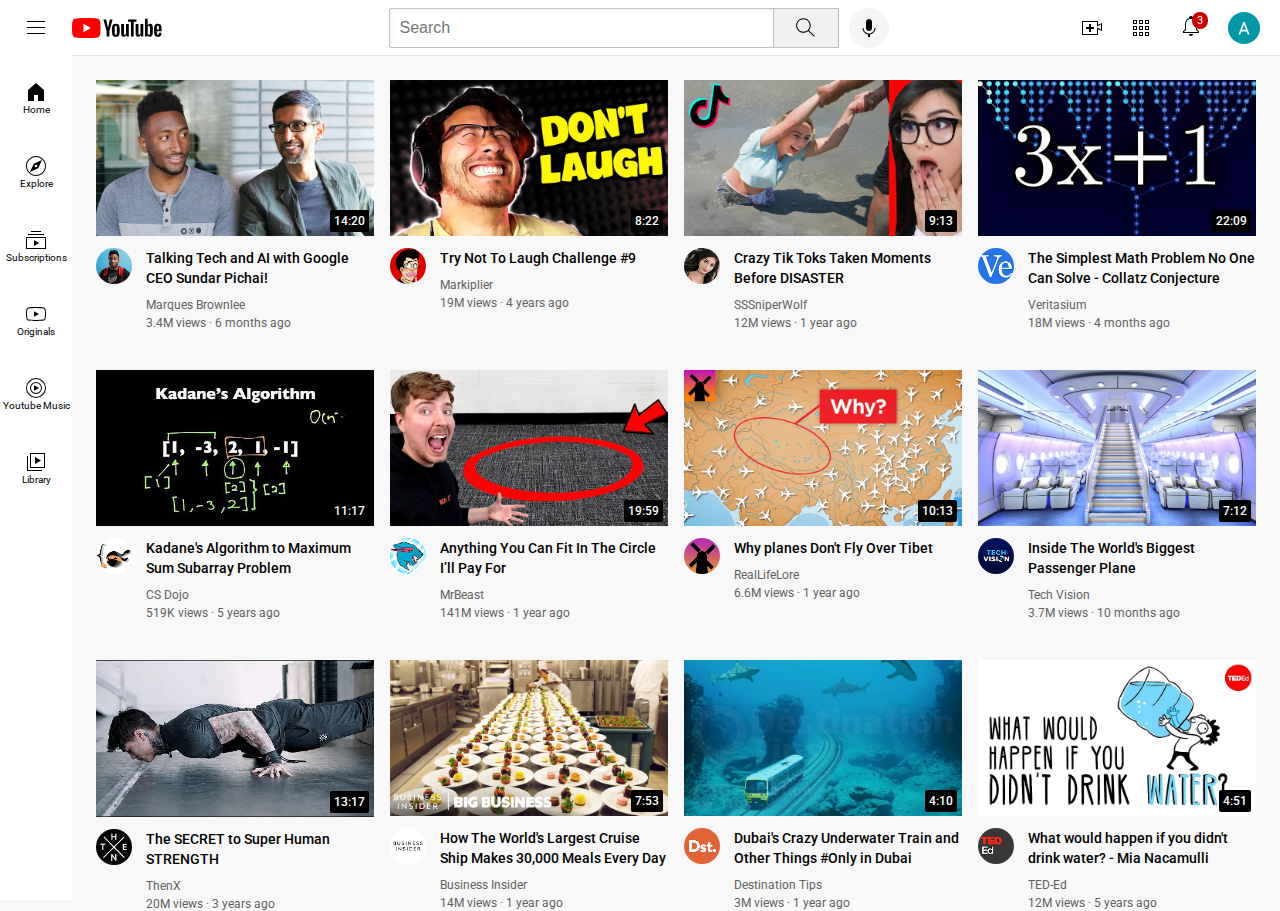
<file: index.html>
<!DOCTYPE html>
<html lang="en">
  <head>
    <link rel="preconnect" href="https://fonts.googleapis.com" />
    <link rel="preconnect" href="https://fonts.gstatic.com" crossorigin />
    <link
      href="https://fonts.googleapis.com/css2?family=Roboto:wght@400;500;700&display=swap"
      rel="stylesheet"
    />
    <meta charset="UTF-8" />
    <meta http-equiv="X-UA-Compatible" content="IE=edge" />
    <meta name="viewport" content="width=device-width, initial-scale=1.0" />
    <title>Youtube.com Clone</title>
    <link rel="stylesheet" href="styles-youtube/gerenal.css" />
    <link rel="stylesheet" href="styles-youtube/header.css" />
    <link rel="stylesheet" href="styles-youtube/video.css" />
    <link rel="stylesheet" href="styles-youtube/sidebar.css" />
  </head>
  <body>
    <header class="header">
      <div class="left-section">
        <img class="hamburguer-menu" src="icons/hamburger-menu.svg" /><img
          class="youtube-logo"
          src="icons/youtube-logo.svg"
        />
      </div>
      <div class="middle-section">
        <input class="search-bar" type="text" placeholder="Search" />
        <button class="search-button">
          <img class="search-icon" src="icons/search.svg" />
          <div class="tooltip">Search</div>
        </button>
        <!--Put position absolute inside position relative-->
        <button class="voice-search-button">
          <img class="voice-search-icon" src="icons/voice-search-icon.svg" />
          <div class="tooltip">Search with your voice</div>
        </button>
      </div>
      <div class="right-section">
        <div class="upload-icon-container">
          <img class="upload-icon" src="icons/upload.svg" />
          <div class="tooltip">Create</div>
        </div>

        <img class="youtube-apps-icon" src="icons/youtube-apps.svg" />
        <div class="notifications-icon-container">
          <img class="notifications-icon" src="icons/notifications.svg" />
          <div class="notifications-count">3</div>
        </div>

        <img
          class="current-user-picture"
          src="channel-pictures/my-channel.jpg"
        />
      </div>
    </header>
    <nav class="sidebar">
      <div class="sidebar-link">
        <img src="icons/home.svg" />
        <div>Home</div>
      </div>
      <div class="sidebar-link">
        <img src="icons/explore.svg" />
        <div>Explore</div>
      </div>
      <div class="sidebar-link">
        <img src="icons/subscriptions.svg" />
        <div>Subscriptions</div>
      </div>
      <div class="sidebar-link">
        <img src="icons/originals.svg" />
        <div>Originals</div>
      </div>
      <div class="sidebar-link">
        <img src="icons/youtube-music.svg" />
        <div>Youtube Music</div>
      </div>
      <div class="sidebar-link">
        <img src="icons/library.svg" />
        <div>Library</div>
      </div>
    </nav>
    <main>
      <section class="video-grid">
        <div class="video-prewiew">
          <div class="thumbnail-row">
            <img class="thumbnail" src="thumbnails/thumbnail-1.webp" />
            <div class="video-time">14:20</div>
          </div>
          <div class="video-info-grid">
            <div class="channel-picture">
              <img
                class="profile-picture"
                src="channel-pictures/channel-1.jpeg"
              />
            </div>
            <div class="video-info">
              <p class="video-title">
                Talking Tech and AI with Google CEO Sundar Pichai!
              </p>
              <p class="video-author">Marques Brownlee</p>
              <p class="video-stats">3.4M views &#183; 6 months ago</p>
            </div>
          </div>
        </div>
        <div class="video-prewiew">
          <div class="thumbnail-row">
            <img class="thumbnail" src="thumbnails/thumbnail-2.webp" />
            <div class="video-time">8:22</div>
          </div>
          <div class="video-info-grid">
            <div class="channel-picture">
              <img
                class="profile-picture"
                src="channel-pictures/channel-2.jpeg"
              />
            </div>
            <div class="video-info">
              <p class="video-title">Try Not To Laugh Challenge #9</p>
              <p class="video-author">Markiplier</p>
              <p class="video-stats">19M views &#183; 4 years ago</p>
            </div>
          </div>
        </div>
        <div class="video-prewiew">
          <div class="thumbnail-row">
            <img class="thumbnail" src="thumbnails/thumbnail-3.webp" />
            <div class="video-time">9:13</div>
          </div>
          <div class="video-info-grid">
            <div class="channel-picture">
              <img
                class="profile-picture"
                src="channel-pictures/channel-3.jpeg"
              />
            </div>
            <div class="video-info">
              <p class="video-title">
                Crazy Tik Toks Taken Moments Before DISASTER
              </p>
              <p class="video-author">SSSniperWolf</p>
              <p class="video-stats">12M views &#183; 1 year ago</p>
            </div>
          </div>
        </div>
        <div class="video-prewiew">
          <div class="thumbnail-row">
            <img class="thumbnail" src="thumbnails/thumbnail-4.webp" />
            <div class="video-time">22:09</div>
          </div>
          <div class="video-info-grid">
            <div class="channel-picture">
              <img
                class="profile-picture"
                src="channel-pictures/channel-4.jpeg"
              />
            </div>
            <div class="video-info">
              <p class="video-title">
                The Simplest Math Problem No One Can Solve - Collatz Conjecture
              </p>
              <p class="video-author">Veritasium</p>
              <p class="video-stats">18M views &#183; 4 months ago</p>
            </div>
          </div>
        </div>
        <div class="video-prewiew">
          <div class="thumbnail-row">
            <img class="thumbnail" src="thumbnails/thumbnail-5.webp" />
            <div class="video-time">11:17</div>
          </div>
          <div class="video-info-grid">
            <div class="channel-picture">
              <img
                class="profile-picture"
                src="channel-pictures/channel-5.jpeg"
              />
            </div>
            <div class="video-info">
              <p class="video-title">
                Kadane's Algorithm to Maximum Sum Subarray Problem
              </p>
              <p class="video-author">CS Dojo</p>
              <p class="video-stats">519K views &#183; 5 years ago</p>
            </div>
          </div>
        </div>
        <div class="video-prewiew">
          <div class="thumbnail-row">
            <img class="thumbnail" src="thumbnails/thumbnail-6.webp" />
            <div class="video-time">19:59</div>
          </div>
          <div class="video-info-grid">
            <div class="channel-picture">
              <img
                class="profile-picture"
                src="channel-pictures/channel-6.jpeg"
              />
            </div>
            <div class="video-info">
              <p class="video-title">
                Anything You Can Fit In The Circle I’ll Pay For
              </p>
              <p class="video-author">MrBeast</p>
              <p class="video-stats">141M views &#183; 1 year ago</p>
            </div>
          </div>
        </div>
        <div class="video-prewiew">
          <div class="thumbnail-row">
            <img class="thumbnail" src="thumbnails/thumbnail-7.webp" />
            <div class="video-time">10:13</div>
          </div>
          <div class="video-info-grid">
            <div class="channel-picture">
              <img
                class="profile-picture"
                src="channel-pictures/channel-7.jpeg"
              />
            </div>
            <div class="video-info">
              <p class="video-title">Why planes Don't Fly Over Tibet</p>
              <p class="video-author">RealLifeLore</p>
              <p class="video-stats">6.6M views &#183; 1 year ago</p>
            </div>
          </div>
        </div>
        <div class="video-prewiew">
          <div class="thumbnail-row">
            <img class="thumbnail" src="thumbnails/thumbnail-8.webp" />
            <div class="video-time">7:12</div>
          </div>
          <div class="video-info-grid">
            <div class="channel-picture">
              <img
                class="profile-picture"
                src="channel-pictures/channel-8.jpeg"
              />
            </div>
            <div class="video-info">
              <p class="video-title">
                Inside The World's Biggest Passenger Plane
              </p>
              <p class="video-author">Tech Vision</p>
              <p class="video-stats">3.7M views &#183; 10 months ago</p>
            </div>
          </div>
        </div>
        <div class="video-prewiew">
          <div class="thumbnail-row">
            <img class="thumbnail" src="thumbnails/thumbnail-9.webp" />
            <div class="video-time">13:17</div>
          </div>
          <div class="video-info-grid">
            <div class="channel-picture">
              <img
                class="profile-picture"
                src="channel-pictures/channel-9.jpeg"
              />
            </div>
            <div class="video-info">
              <p class="video-title">The SECRET to Super Human STRENGTH</p>
              <p class="video-author">ThenX</p>
              <p class="video-stats">20M views &#183; 3 years ago</p>
            </div>
          </div>
        </div>
        <div class="video-prewiew">
          <div class="thumbnail-row">
            <img class="thumbnail" src="thumbnails/thumbnail-10.webp" />
            <div class="video-time">7:53</div>
          </div>
          <div class="video-info-grid">
            <div class="channel-picture">
              <img
                class="profile-picture"
                src="channel-pictures/channel-10.jpeg"
              />
            </div>
            <div class="video-info">
              <p class="video-title">
                How The World's Largest Cruise Ship Makes 30,000 Meals Every Day
              </p>
              <p class="video-author">Business Insider</p>
              <p class="video-stats">14M views &#183; 1 year ago</p>
            </div>
          </div>
        </div>
        <div class="video-prewiew">
          <div class="thumbnail-row">
            <img class="thumbnail" src="thumbnails/thumbnail-11.webp" />
            <div class="video-time">4:10</div>
          </div>
          <div class="video-info-grid">
            <div class="channel-picture">
              <img
                class="profile-picture"
                src="channel-pictures/channel-11.jpeg"
              />
            </div>
            <div class="video-info">
              <p class="video-title">
                Dubai's Crazy Underwater Train and Other Things #Only in Dubai
              </p>
              <p class="video-author">Destination Tips</p>
              <p class="video-stats">3M views &#183; 1 year ago</p>
            </div>
          </div>
        </div>
        <div class="video-prewiew">
          <div class="thumbnail-row">
            <img class="thumbnail" src="thumbnails/thumbnail-12.webp" />
            <div class="video-time">4:51</div>
          </div>
          <div class="video-info-grid">
            <div class="channel-picture">
              <img
                class="profile-picture"
                src="channel-pictures/channel-12.jpeg"
              />
            </div>
            <div class="video-info">
              <p class="video-title">
                What would happen if you didn't drink water? - Mia Nacamulli
              </p>
              <p class="video-author">TED-Ed</p>
              <p class="video-stats">12M views &#183; 5 years ago</p>
            </div>
          </div>
        </div>
      </section>
    </main>
  </body>
</html>
</file>
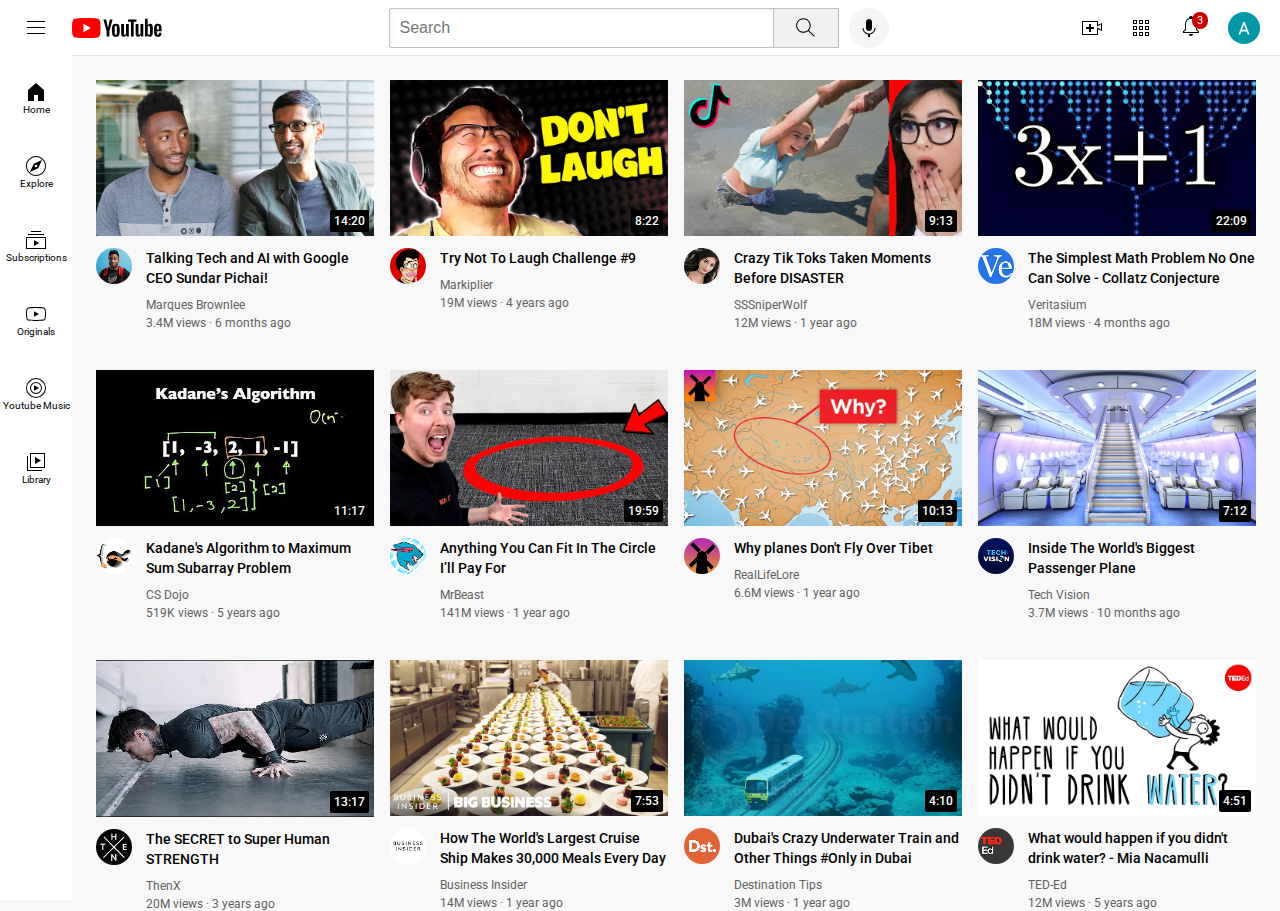
<file: youtube.html>
<!DOCTYPE html>
<html lang="en">
  <head>
    <link rel="preconnect" href="https://fonts.googleapis.com" />
    <link rel="preconnect" href="https://fonts.gstatic.com" crossorigin />
    <link
      href="https://fonts.googleapis.com/css2?family=Roboto:wght@400;500;700&display=swap"
      rel="stylesheet"
    />
    <meta charset="UTF-8" />
    <meta http-equiv="X-UA-Compatible" content="IE=edge" />
    <meta name="viewport" content="width=device-width, initial-scale=1.0" />
    <title>Youtube.com Clone</title>
    <link rel="stylesheet" href="styles-youtube/gerenal.css" />
    <link rel="stylesheet" href="styles-youtube/header.css" />
    <link rel="stylesheet" href="styles-youtube/video.css" />
    <link rel="stylesheet" href="styles-youtube/sidebar.css" />
  </head>
  <body>
    <header class="header">
      <div class="left-section">
        <img class="hamburguer-menu" src="icons/hamburger-menu.svg" /><img
          class="youtube-logo"
          src="icons/youtube-logo.svg"
        />
      </div>
      <div class="middle-section">
        <input class="search-bar" type="text" placeholder="Search" />
        <button class="search-button">
          <img class="search-icon" src="icons/search.svg" />
          <div class="tooltip">Search</div>
        </button>
        <!--Put position absolute inside position relative-->
        <button class="voice-search-button">
          <img class="voice-search-icon" src="icons/voice-search-icon.svg" />
          <div class="tooltip">Search with your voice</div>
        </button>
      </div>
      <div class="right-section">
        <div class="upload-icon-container">
          <img class="upload-icon" src="icons/upload.svg" />
          <div class="tooltip">Create</div>
        </div>

        <img class="youtube-apps-icon" src="icons/youtube-apps.svg" />
        <div class="notifications-icon-container">
          <img class="notifications-icon" src="icons/notifications.svg" />
          <div class="notifications-count">3</div>
        </div>

        <img
          class="current-user-picture"
          src="channel-pictures/my-channel.jpg"
        />
      </div>
    </header>
    <nav class="sidebar">
      <div class="sidebar-link">
        <img src="/icons/home.svg" />
        <div>Home</div>
      </div>
      <div class="sidebar-link">
        <img src="/icons/explore.svg" />
        <div>Explore</div>
      </div>
      <div class="sidebar-link">
        <img src="/icons/subscriptions.svg" />
        <div>Subscriptions</div>
      </div>
      <div class="sidebar-link">
        <img src="/icons/originals.svg" />
        <div>Originals</div>
      </div>
      <div class="sidebar-link">
        <img src="/icons/youtube-music.svg" />
        <div>Youtube Music</div>
      </div>
      <div class="sidebar-link">
        <img src="/icons/library.svg" />
        <div>Library</div>
      </div>
    </nav>
    <main>
      <section class="video-grid">
        <div class="video-prewiew">
          <div class="thumbnail-row">
            <img class="thumbnail" src="thumbnails/thumbnail-1.webp" />
            <div class="video-time">14:20</div>
          </div>
          <div class="video-info-grid">
            <div class="channel-picture">
              <img
                class="profile-picture"
                src="channel-pictures/channel-1.jpeg"
              />
            </div>
            <div class="video-info">
              <p class="video-title">
                Talking Tech and AI with Google CEO Sundar Pichai!
              </p>
              <p class="video-author">Marques Brownlee</p>
              <p class="video-stats">3.4M views &#183; 6 months ago</p>
            </div>
          </div>
        </div>
        <div class="video-prewiew">
          <div class="thumbnail-row">
            <img class="thumbnail" src="thumbnails/thumbnail-2.webp" />
            <div class="video-time">8:22</div>
          </div>
          <div class="video-info-grid">
            <div class="channel-picture">
              <img
                class="profile-picture"
                src="channel-pictures/channel-2.jpeg"
              />
            </div>
            <div class="video-info">
              <p class="video-title">Try Not To Laugh Challenge #9</p>
              <p class="video-author">Markiplier</p>
              <p class="video-stats">19M views &#183; 4 years ago</p>
            </div>
          </div>
        </div>
        <div class="video-prewiew">
          <div class="thumbnail-row">
            <img class="thumbnail" src="thumbnails/thumbnail-3.webp" />
            <div class="video-time">9:13</div>
          </div>
          <div class="video-info-grid">
            <div class="channel-picture">
              <img
                class="profile-picture"
                src="channel-pictures/channel-3.jpeg"
              />
            </div>
            <div class="video-info">
              <p class="video-title">
                Crazy Tik Toks Taken Moments Before DISASTER
              </p>
              <p class="video-author">SSSniperWolf</p>
              <p class="video-stats">12M views &#183; 1 year ago</p>
            </div>
          </div>
        </div>
        <div class="video-prewiew">
          <div class="thumbnail-row">
            <img class="thumbnail" src="thumbnails/thumbnail-4.webp" />
            <div class="video-time">22:09</div>
          </div>
          <div class="video-info-grid">
            <div class="channel-picture">
              <img
                class="profile-picture"
                src="channel-pictures/channel-4.jpeg"
              />
            </div>
            <div class="video-info">
              <p class="video-title">
                The Simplest Math Problem No One Can Solve - Collatz Conjecture
              </p>
              <p class="video-author">Veritasium</p>
              <p class="video-stats">18M views &#183; 4 months ago</p>
            </div>
          </div>
        </div>
        <div class="video-prewiew">
          <div class="thumbnail-row">
            <img class="thumbnail" src="thumbnails/thumbnail-5.webp" />
            <div class="video-time">11:17</div>
          </div>
          <div class="video-info-grid">
            <div class="channel-picture">
              <img
                class="profile-picture"
                src="channel-pictures/channel-5.jpeg"
              />
            </div>
            <div class="video-info">
              <p class="video-title">
                Kadane's Algorithm to Maximum Sum Subarray Problem
              </p>
              <p class="video-author">CS Dojo</p>
              <p class="video-stats">519K views &#183; 5 years ago</p>
            </div>
          </div>
        </div>
        <div class="video-prewiew">
          <div class="thumbnail-row">
            <img class="thumbnail" src="thumbnails/thumbnail-6.webp" />
            <div class="video-time">19:59</div>
          </div>
          <div class="video-info-grid">
            <div class="channel-picture">
              <img
                class="profile-picture"
                src="channel-pictures/channel-6.jpeg"
              />
            </div>
            <div class="video-info">
              <p class="video-title">
                Anything You Can Fit In The Circle I’ll Pay For
              </p>
              <p class="video-author">MrBeast</p>
              <p class="video-stats">141M views &#183; 1 year ago</p>
            </div>
          </div>
        </div>
        <div class="video-prewiew">
          <div class="thumbnail-row">
            <img class="thumbnail" src="thumbnails/thumbnail-7.webp" />
            <div class="video-time">10:13</div>
          </div>
          <div class="video-info-grid">
            <div class="channel-picture">
              <img
                class="profile-picture"
                src="channel-pictures/channel-7.jpeg"
              />
            </div>
            <div class="video-info">
              <p class="video-title">Why planes Don't Fly Over Tibet</p>
              <p class="video-author">RealLifeLore</p>
              <p class="video-stats">6.6M views &#183; 1 year ago</p>
            </div>
          </div>
        </div>
        <div class="video-prewiew">
          <div class="thumbnail-row">
            <img class="thumbnail" src="thumbnails/thumbnail-8.webp" />
            <div class="video-time">7:12</div>
          </div>
          <div class="video-info-grid">
            <div class="channel-picture">
              <img
                class="profile-picture"
                src="channel-pictures/channel-8.jpeg"
              />
            </div>
            <div class="video-info">
              <p class="video-title">
                Inside The World's Biggest Passenger Plane
              </p>
              <p class="video-author">Tech Vision</p>
              <p class="video-stats">3.7M views &#183; 10 months ago</p>
            </div>
          </div>
        </div>
        <div class="video-prewiew">
          <div class="thumbnail-row">
            <img class="thumbnail" src="thumbnails/thumbnail-9.webp" />
            <div class="video-time">13:17</div>
          </div>
          <div class="video-info-grid">
            <div class="channel-picture">
              <img
                class="profile-picture"
                src="channel-pictures/channel-9.jpeg"
              />
            </div>
            <div class="video-info">
              <p class="video-title">The SECRET to Super Human STRENGTH</p>
              <p class="video-author">ThenX</p>
              <p class="video-stats">20M views &#183; 3 years ago</p>
            </div>
          </div>
        </div>
        <div class="video-prewiew">
          <div class="thumbnail-row">
            <img class="thumbnail" src="thumbnails/thumbnail-10.webp" />
            <div class="video-time">7:53</div>
          </div>
          <div class="video-info-grid">
            <div class="channel-picture">
              <img
                class="profile-picture"
                src="channel-pictures/channel-10.jpeg"
              />
            </div>
            <div class="video-info">
              <p class="video-title">
                How The World's Largest Cruise Ship Makes 30,000 Meals Every Day
              </p>
              <p class="video-author">Business Insider</p>
              <p class="video-stats">14M views &#183; 1 year ago</p>
            </div>
          </div>
        </div>
        <div class="video-prewiew">
          <div class="thumbnail-row">
            <img class="thumbnail" src="thumbnails/thumbnail-11.webp" />
            <div class="video-time">4:10</div>
          </div>
          <div class="video-info-grid">
            <div class="channel-picture">
              <img
                class="profile-picture"
                src="channel-pictures/channel-11.jpeg"
              />
            </div>
            <div class="video-info">
              <p class="video-title">
                Dubai's Crazy Underwater Train and Other Things #Only in Dubai
              </p>
              <p class="video-author">Destination Tips</p>
              <p class="video-stats">3M views &#183; 1 year ago</p>
            </div>
          </div>
        </div>
        <div class="video-prewiew">
          <div class="thumbnail-row">
            <img class="thumbnail" src="thumbnails/thumbnail-12.webp" />
            <div class="video-time">4:51</div>
          </div>
          <div class="video-info-grid">
            <div class="channel-picture">
              <img
                class="profile-picture"
                src="channel-pictures/channel-12.jpeg"
              />
            </div>
            <div class="video-info">
              <p class="video-title">
                What would happen if you didn't drink water? - Mia Nacamulli
              </p>
              <p class="video-author">TED-Ed</p>
              <p class="video-stats">12M views &#183; 5 years ago</p>
            </div>
          </div>
        </div>
      </section>
    </main>
  </body>
</html>
</file>
<file: styles-youtube/gerenal.css>
p {
  
  margin-top: 0;
  margin-bottom: 0;
}
body{
  /*This style below will be inherited*/
  font-family: Roboto, arial;
  margin: 0;
  padding-top: 80px;
  padding-left: 96px;
  padding-right: 24px;
  background-color: rgb(248, 248, 248);
}
</file>
<file: styles-youtube/header.css>
.header{
  height: 55px;
  display: flex;
  flex-direction: row;
  justify-content: space-between;
  position: fixed;
  top: 0;
  left: 0;
  right: 0;
  background-color: white;
  border-bottom-width: 1px;
  border-bottom-style: solid;
  border-bottom-color: rgb(228, 228, 228) ;
  z-index: 100;


}
.left-section{
  display: flex;
  align-items: center;

}
.hamburguer-menu{
  height: 24px;
  margin-left: 24px;
  margin-right: 24px;
}
.youtube-logo{
  height: 20px;
}
.middle-section{
  display: flex;
  align-items: center;
  flex: 1;
  margin-left: 70px;
  margin-right: 35px;
  max-width: 500px;
}
.search-bar{
  flex: 1;
  height: 36px;
  padding-left: 10px;
  font-size: 16px;
  border:1px solid rgb(192, 192, 192);
  border-radius: 2px;
  box-shadow: inset 1px 2px 5px rgba(0, 0, 0, 0.05);
  width: 0;

}
.search-bar::placeholder{
  font-size: 16px;
  
}
.search-button{
  height: 40px;
  width: 66px;
  background-color: rgb(240, 240, 240);
  border-width: 1px;
  border-style: solid;
  border-color: rgb(192, 192, 192);
  margin-left: -1px;
  margin-right: 10px;
  
}
.search-button, .voice-search-button,
.upload-icon-container{
  display: flex;
  justify-content: center;
  align-items: center;
  position: relative;
}
.search-button .tooltip, .voice-search-button .tooltip, .upload-icon-container .tooltip{
  position: absolute;
  background-color: gray;
  color: white;
  padding-top: 4px;
  padding-bottom: 4px;
  padding-left: 8px;
  padding-right: 8px;
  border-radius: 2px;
  font-size: 12px;
  bottom: -30px;
  opacity: 0;
  transition: opacity 0.15s;
  pointer-events: none;
  white-space: nowrap;
}
.search-button:hover .tooltip, .voice-search-button:hover .tooltip, .upload-icon-container:hover .tooltip{
  opacity: 1;
}
.search-icon{
  height: 25px;

}
.voice-search-button{
  height: 40px;
  width: 40px;
  border-radius: 20px;
  border: none;
  background-color: rgb(245, 245, 245);
}
.voice-search-icon{
  height: 24px;
}
.right-section{
  margin-right: 20px;
  width: 180px;
  display: flex;
  align-items: center;
  justify-content: space-between;
  flex-shrink: 0;
}
.upload-icon{
  height: 24px;
}
.youtube-apps-icon{
  height: 24px;
}
.notifications-icon{
  height: 24px;
}
.current-user-picture{
  height: 32px;
  border-radius: 16px;
}
.notifications-icon-container{
  position: relative;
}
.notifications-count{
  position: absolute;
  top: -2px;
  right: -5px;
  background-color: rgb(200, 0, 0);
  color: white;
  font-size: 11px;
  padding-left: 5px;
  padding-right: 5px;
  padding-top: 2px;
  padding-bottom: 2px;
  border-radius: 10px;
}
</file>
<file: styles-youtube/video.css>
.thumbnail {
  width: 100%;
}

.video-title {
  margin-top: 0;
  font-size: 14px;
  font-weight: 500;
  line-height: 20px;
  margin-bottom: 10px;
}
.video-info-grid {
  display: grid;
  grid-template-columns: 50px 1fr;
}

.profile-picture {
  width: 36px;
  border-radius: 50px;

}
.thumbnail-row {
  margin-bottom: 8px;
  position: relative;
}
.video-author,
.video-stats {
  font-size: 12px;
  color: rgb(96, 96, 96);
}
.video-author {
  margin-bottom: 4px;
}
.video-grid {
  display: grid;
  grid-template-columns: 1fr 1fr 1fr;
  column-gap: 16px;
  row-gap: 40px;
 
}
@media (max-width: 750px){
  .video-grid{
    grid-template-columns: 1fr 1fr;
  }
}
@media (min-width:1000px){
  .video-grid{
    grid-template-columns: 1fr 1fr 1fr 1fr;

}
}
@media(min-width:751px) and (max-width:999px) {
  .video-grid{ grid-template-columns: 1fr 1fr 1fr;
}
}
.video-time{
  background-color: black;
  color: white;
  position: absolute;
  bottom: 8px;
  right: 5px;
  padding: 4px;
  font-size: 12px;
  font-weight: 500;
  border-radius: 2px;
}
</file>
<file: styles-youtube/sidebar.css>
.sidebar{
  position: fixed;
  left: 0;
  bottom: 0;
  top: 55px;
  background-color: white;
  width: 72px;
  z-index: 200;
  padding-top: 5px;
}
.sidebar-link{
  height: 74px;
  display: flex;
  flex-direction: column;
  justify-content: center;
  align-items: center;
  cursor: pointer;
}
.sidebar-link:hover{
  background-color: rgb(235, 235, 235);
}
.sidebar-link img{
  height: 24px;
}
.sidebar-link div{
  font-size: 10px;
}
</file>
